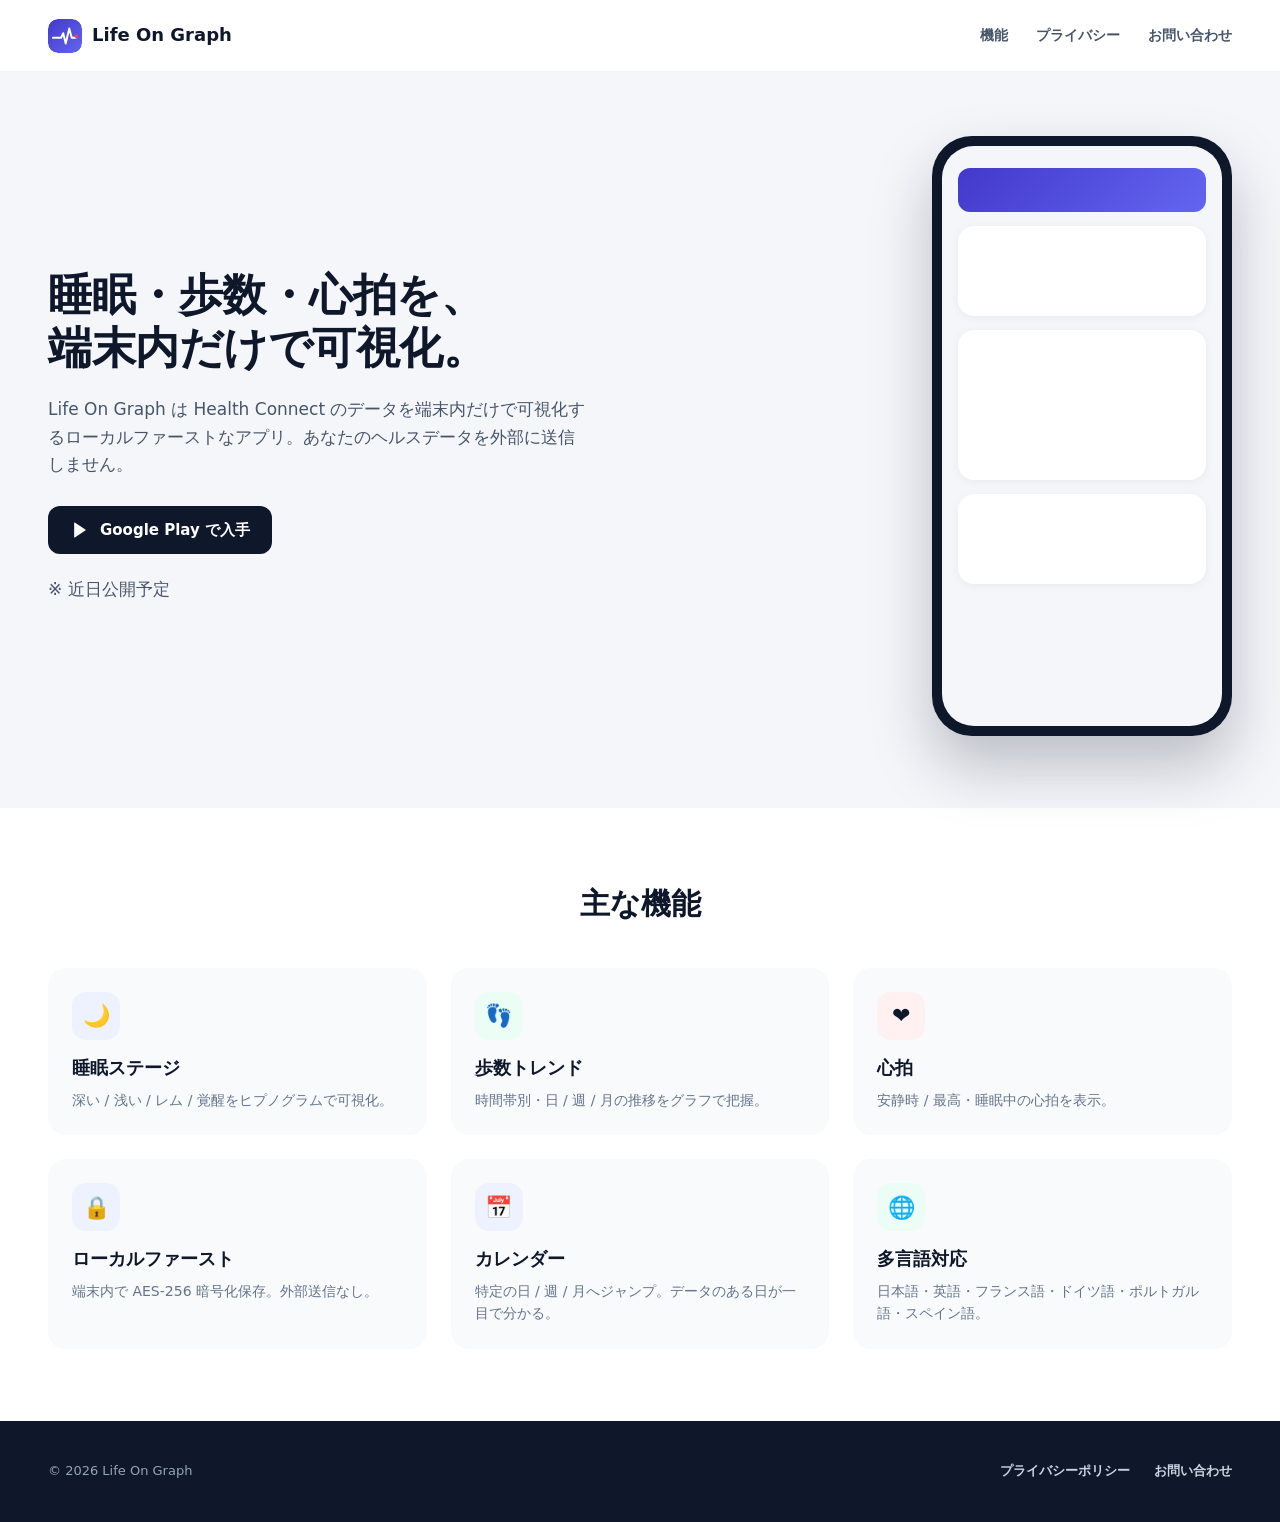
<file: website/public/index.html>
<!DOCTYPE html>
<html lang="ja">
<head>
  <meta charset="UTF-8" />
  <meta name="viewport" content="width=device-width, initial-scale=1.0" />
  <title>Life On Graph — 睡眠・歩数・心拍を、端末内だけで可視化</title>
  <meta name="description" content="Life On Graph は Android の Health Connect から睡眠・歩数・心拍を取得し、端末内だけで可視化するローカルファーストなアプリです。データを外部に送信しません。" />
  <meta property="og:title" content="Life On Graph" />
  <meta property="og:description" content="睡眠・歩数・心拍を、端末内だけで可視化。ローカルファーストなヘルスケアアプリ。" />
  <meta property="og:type" content="website" />
  <link rel="icon" href="assets/logo.svg" type="image/svg+xml" />
  <link rel="stylesheet" href="style.css" />
</head>
<body>
  <header class="nav">
    <a class="brand" href="/">
      <img class="brand-logo" src="assets/logo.svg" width="34" height="34" alt="Life On Graph logo" />
      <span class="brand-name">Life On Graph</span>
    </a>
    <nav class="nav-links">
      <a href="#features">機能</a>
      <a href="/privacy">プライバシー</a>
      <a href="https://forms.gle/TQSUCq7ERuMLn6jB8">お問い合わせ</a>
    </nav>
  </header>

  <main>
    <section class="hero">
      <div class="hero-text">
        <h1>睡眠・歩数・心拍を、<br />端末内だけで可視化。</h1>
        <p>Life On Graph は Health Connect のデータを端末内だけで可視化するローカルファーストなアプリ。あなたのヘルスデータを外部に送信しません。</p>
        <a class="play-badge" href="#" aria-label="Google Play で入手 (準備中)">
          <svg width="20" height="20" viewBox="0 0 24 24" fill="currentColor" aria-hidden="true"><path d="M5 3.5v17a.5.5 0 0 0 .77.42l13-8.5a.5.5 0 0 0 0-.84l-13-8.5A.5.5 0 0 0 5 3.5z"/></svg>
          <span>Google Play で入手</span>
        </a>
        <p class="badge-note">※ 近日公開予定</p>
      </div>
      <div class="hero-visual" aria-hidden="true">
        <div class="phone">
          <div class="phone-screen">
            <div class="ps-bar"></div>
            <div class="ps-card"></div>
            <div class="ps-card tall"></div>
            <div class="ps-card"></div>
          </div>
        </div>
      </div>
    </section>

    <section id="features" class="features">
      <h2>主な機能</h2>
      <div class="feature-grid">
        <article class="feature">
          <div class="chip chip-indigo">🌙</div>
          <h3>睡眠ステージ</h3>
          <p>深い / 浅い / レム / 覚醒をヒプノグラムで可視化。</p>
        </article>
        <article class="feature">
          <div class="chip chip-green">👣</div>
          <h3>歩数トレンド</h3>
          <p>時間帯別・日 / 週 / 月の推移をグラフで把握。</p>
        </article>
        <article class="feature">
          <div class="chip chip-rose">❤️</div>
          <h3>心拍</h3>
          <p>安静時 / 最高・睡眠中の心拍を表示。</p>
        </article>
        <article class="feature">
          <div class="chip chip-indigo">🔒</div>
          <h3>ローカルファースト</h3>
          <p>端末内で AES-256 暗号化保存。外部送信なし。</p>
        </article>
        <article class="feature">
          <div class="chip chip-indigo">📅</div>
          <h3>カレンダー</h3>
          <p>特定の日 / 週 / 月へジャンプ。データのある日が一目で分かる。</p>
        </article>
        <article class="feature">
          <div class="chip chip-green">🌐</div>
          <h3>多言語対応</h3>
          <p>日本語・英語・フランス語・ドイツ語・ポルトガル語・スペイン語。</p>
        </article>
      </div>
    </section>
  </main>

  <footer class="footer">
    <span class="copy">© 2026 Life On Graph</span>
    <nav class="footer-links">
      <a href="/privacy">プライバシーポリシー</a>
      <a href="https://forms.gle/TQSUCq7ERuMLn6jB8">お問い合わせ</a>
    </nav>
  </footer>
</body>
</html>
</file>
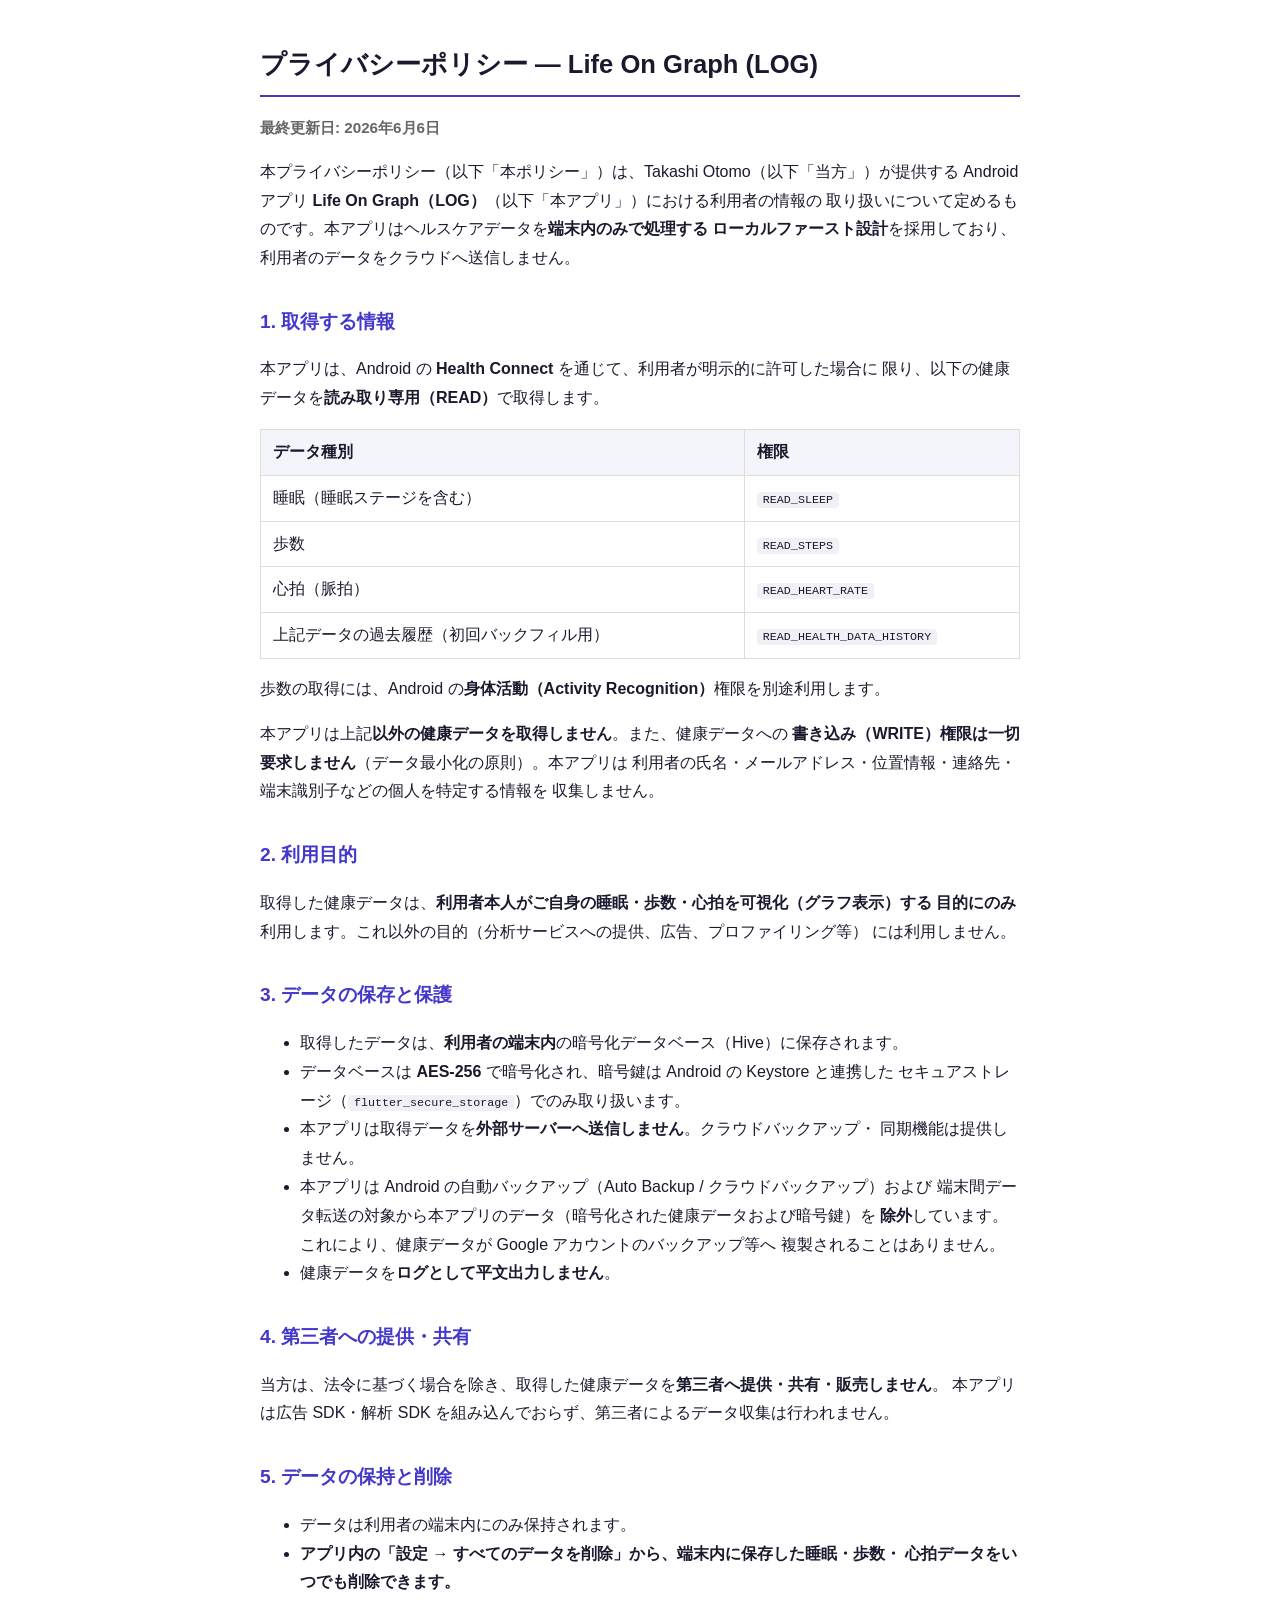
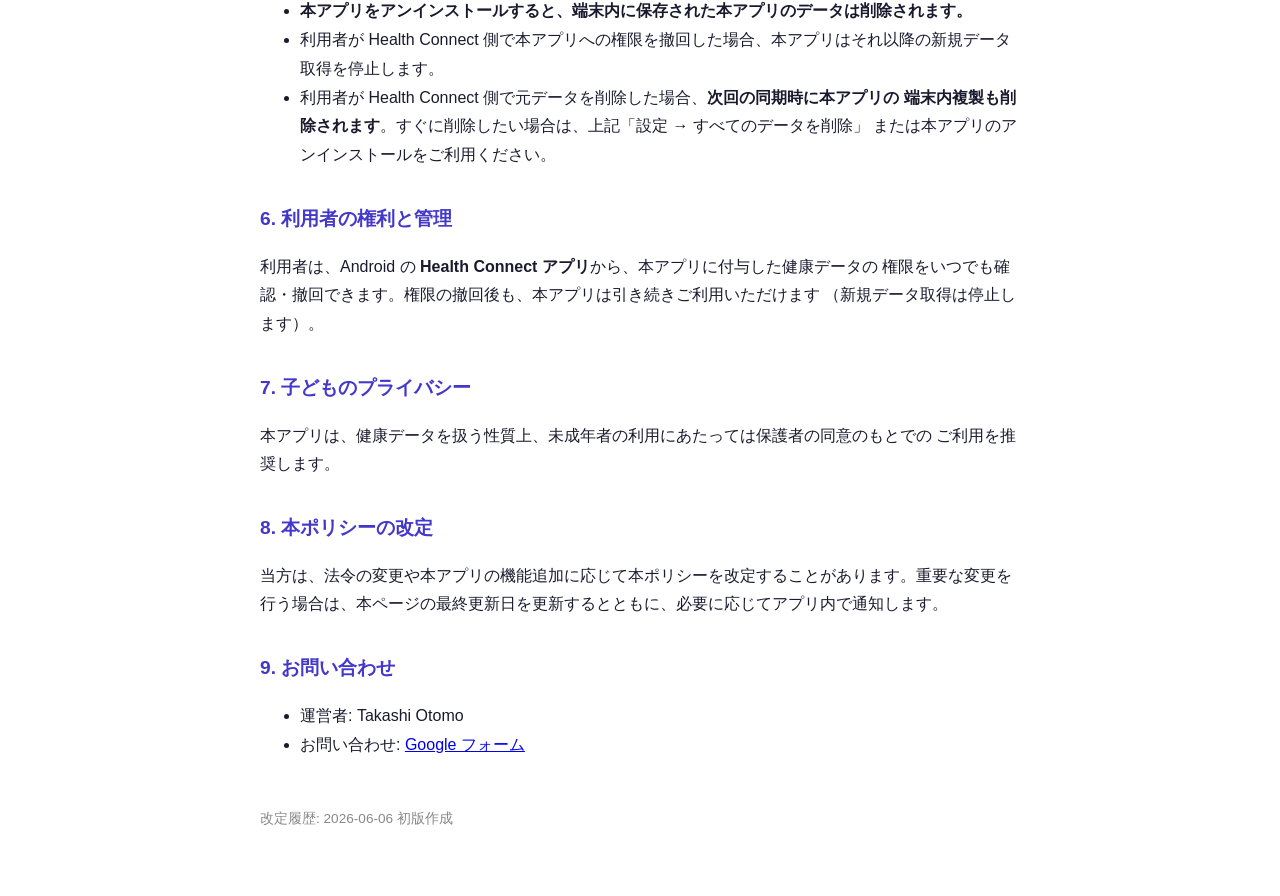
<file: docs/privacy-policy.html>
<!DOCTYPE html>
<html lang="ja">
<head>
  <meta charset="utf-8" />
  <meta name="viewport" content="width=device-width, initial-scale=1" />
  <meta name="robots" content="index, follow" />
  <title>プライバシーポリシー — Life On Graph (LOG)</title>
  <style>
    :root { color-scheme: light dark; }
    body {
      font-family: -apple-system, "Hiragino Kaku Gothic ProN", "Noto Sans JP",
        sans-serif;
      line-height: 1.8;
      max-width: 760px;
      margin: 0 auto;
      padding: 24px 20px 64px;
      color: #1a1a2e;
      background: #fff;
    }
    @media (prefers-color-scheme: dark) {
      body { color: #e6e6f0; background: #15151f; }
      th { background: #232333 !important; }
      td, th { border-color: #333346 !important; }
      code { background: #232333 !important; }
    }
    h1 { font-size: 1.6rem; border-bottom: 2px solid #4338ca; padding-bottom: 8px; }
    h2 { font-size: 1.2rem; margin-top: 2rem; color: #4338ca; }
    table { border-collapse: collapse; width: 100%; margin: 12px 0; }
    th, td { border: 1px solid #ddd; padding: 8px 12px; text-align: left; }
    th { background: #f4f4fb; }
    code { background: #f0f0f6; padding: 1px 6px; border-radius: 4px; font-size: 0.9em; }
    .updated { color: #666; font-size: 0.95rem; }
    footer { margin-top: 3rem; font-size: 0.85rem; color: #888; }
  </style>
</head>
<body>
  <h1>プライバシーポリシー — Life On Graph (LOG)</h1>
  <p class="updated"><strong>最終更新日: 2026年6月6日</strong></p>

  <p>
    本プライバシーポリシー（以下「本ポリシー」）は、Takashi Otomo（以下「当方」）が提供する
    Android アプリ <strong>Life On Graph（LOG）</strong>（以下「本アプリ」）における利用者の情報の
    取り扱いについて定めるものです。本アプリはヘルスケアデータを<strong>端末内のみで処理する
    ローカルファースト設計</strong>を採用しており、利用者のデータをクラウドへ送信しません。
  </p>

  <h2>1. 取得する情報</h2>
  <p>
    本アプリは、Android の <strong>Health Connect</strong> を通じて、利用者が明示的に許可した場合に
    限り、以下の健康データを<strong>読み取り専用（READ）</strong>で取得します。
  </p>
  <table>
    <tr><th>データ種別</th><th>権限</th></tr>
    <tr><td>睡眠（睡眠ステージを含む）</td><td><code>READ_SLEEP</code></td></tr>
    <tr><td>歩数</td><td><code>READ_STEPS</code></td></tr>
    <tr><td>心拍（脈拍）</td><td><code>READ_HEART_RATE</code></td></tr>
    <tr><td>上記データの過去履歴（初回バックフィル用）</td><td><code>READ_HEALTH_DATA_HISTORY</code></td></tr>
  </table>
  <p>歩数の取得には、Android の<strong>身体活動（Activity Recognition）</strong>権限を別途利用します。</p>
  <p>
    本アプリは上記<strong>以外の健康データを取得しません</strong>。また、健康データへの
    <strong>書き込み（WRITE）権限は一切要求しません</strong>（データ最小化の原則）。本アプリは
    利用者の氏名・メールアドレス・位置情報・連絡先・端末識別子などの個人を特定する情報を
    収集しません。
  </p>

  <h2>2. 利用目的</h2>
  <p>
    取得した健康データは、<strong>利用者本人がご自身の睡眠・歩数・心拍を可視化（グラフ表示）する
    目的にのみ</strong>利用します。これ以外の目的（分析サービスへの提供、広告、プロファイリング等）
    には利用しません。
  </p>

  <h2>3. データの保存と保護</h2>
  <ul>
    <li>取得したデータは、<strong>利用者の端末内</strong>の暗号化データベース（Hive）に保存されます。</li>
    <li>データベースは <strong>AES-256</strong> で暗号化され、暗号鍵は Android の Keystore と連携した
      セキュアストレージ（<code>flutter_secure_storage</code>）でのみ取り扱います。</li>
    <li>本アプリは取得データを<strong>外部サーバーへ送信しません</strong>。クラウドバックアップ・
      同期機能は提供しません。</li>
    <li>本アプリは Android の自動バックアップ（Auto Backup / クラウドバックアップ）および
      端末間データ転送の対象から本アプリのデータ（暗号化された健康データおよび暗号鍵）を
      <strong>除外</strong>しています。これにより、健康データが Google アカウントのバックアップ等へ
      複製されることはありません。</li>
    <li>健康データを<strong>ログとして平文出力しません</strong>。</li>
  </ul>

  <h2>4. 第三者への提供・共有</h2>
  <p>
    当方は、法令に基づく場合を除き、取得した健康データを<strong>第三者へ提供・共有・販売しません</strong>。
    本アプリは広告 SDK・解析 SDK を組み込んでおらず、第三者によるデータ収集は行われません。
  </p>

  <h2>5. データの保持と削除</h2>
  <ul>
    <li>データは利用者の端末内にのみ保持されます。</li>
    <li><strong>アプリ内の「設定 → すべてのデータを削除」から、端末内に保存した睡眠・歩数・
      心拍データをいつでも削除できます。</strong></li>
    <li><strong>本アプリをアンインストールすると、端末内に保存された本アプリのデータは削除されます。</strong></li>
    <li>利用者が Health Connect 側で本アプリへの権限を撤回した場合、本アプリはそれ以降の新規データ
      取得を停止します。</li>
    <li>利用者が Health Connect 側で元データを削除した場合、<strong>次回の同期時に本アプリの
      端末内複製も削除されます</strong>。すぐに削除したい場合は、上記「設定 → すべてのデータを削除」
      または本アプリのアンインストールをご利用ください。</li>
  </ul>

  <h2>6. 利用者の権利と管理</h2>
  <p>
    利用者は、Android の <strong>Health Connect アプリ</strong>から、本アプリに付与した健康データの
    権限をいつでも確認・撤回できます。権限の撤回後も、本アプリは引き続きご利用いただけます
    （新規データ取得は停止します）。
  </p>

  <h2>7. 子どものプライバシー</h2>
  <p>
    本アプリは、健康データを扱う性質上、未成年者の利用にあたっては保護者の同意のもとでの
    ご利用を推奨します。
  </p>

  <h2>8. 本ポリシーの改定</h2>
  <p>
    当方は、法令の変更や本アプリの機能追加に応じて本ポリシーを改定することがあります。重要な変更を
    行う場合は、本ページの最終更新日を更新するとともに、必要に応じてアプリ内で通知します。
  </p>

  <h2>9. お問い合わせ</h2>
  <ul>
    <li>運営者: Takashi Otomo</li>
    <li>お問い合わせ: <a href="https://forms.gle/TQSUCq7ERuMLn6jB8">Google フォーム</a></li>
  </ul>

  <footer>
    改定履歴: 2026-06-06 初版作成
  </footer>
</body>
</html>
</file>
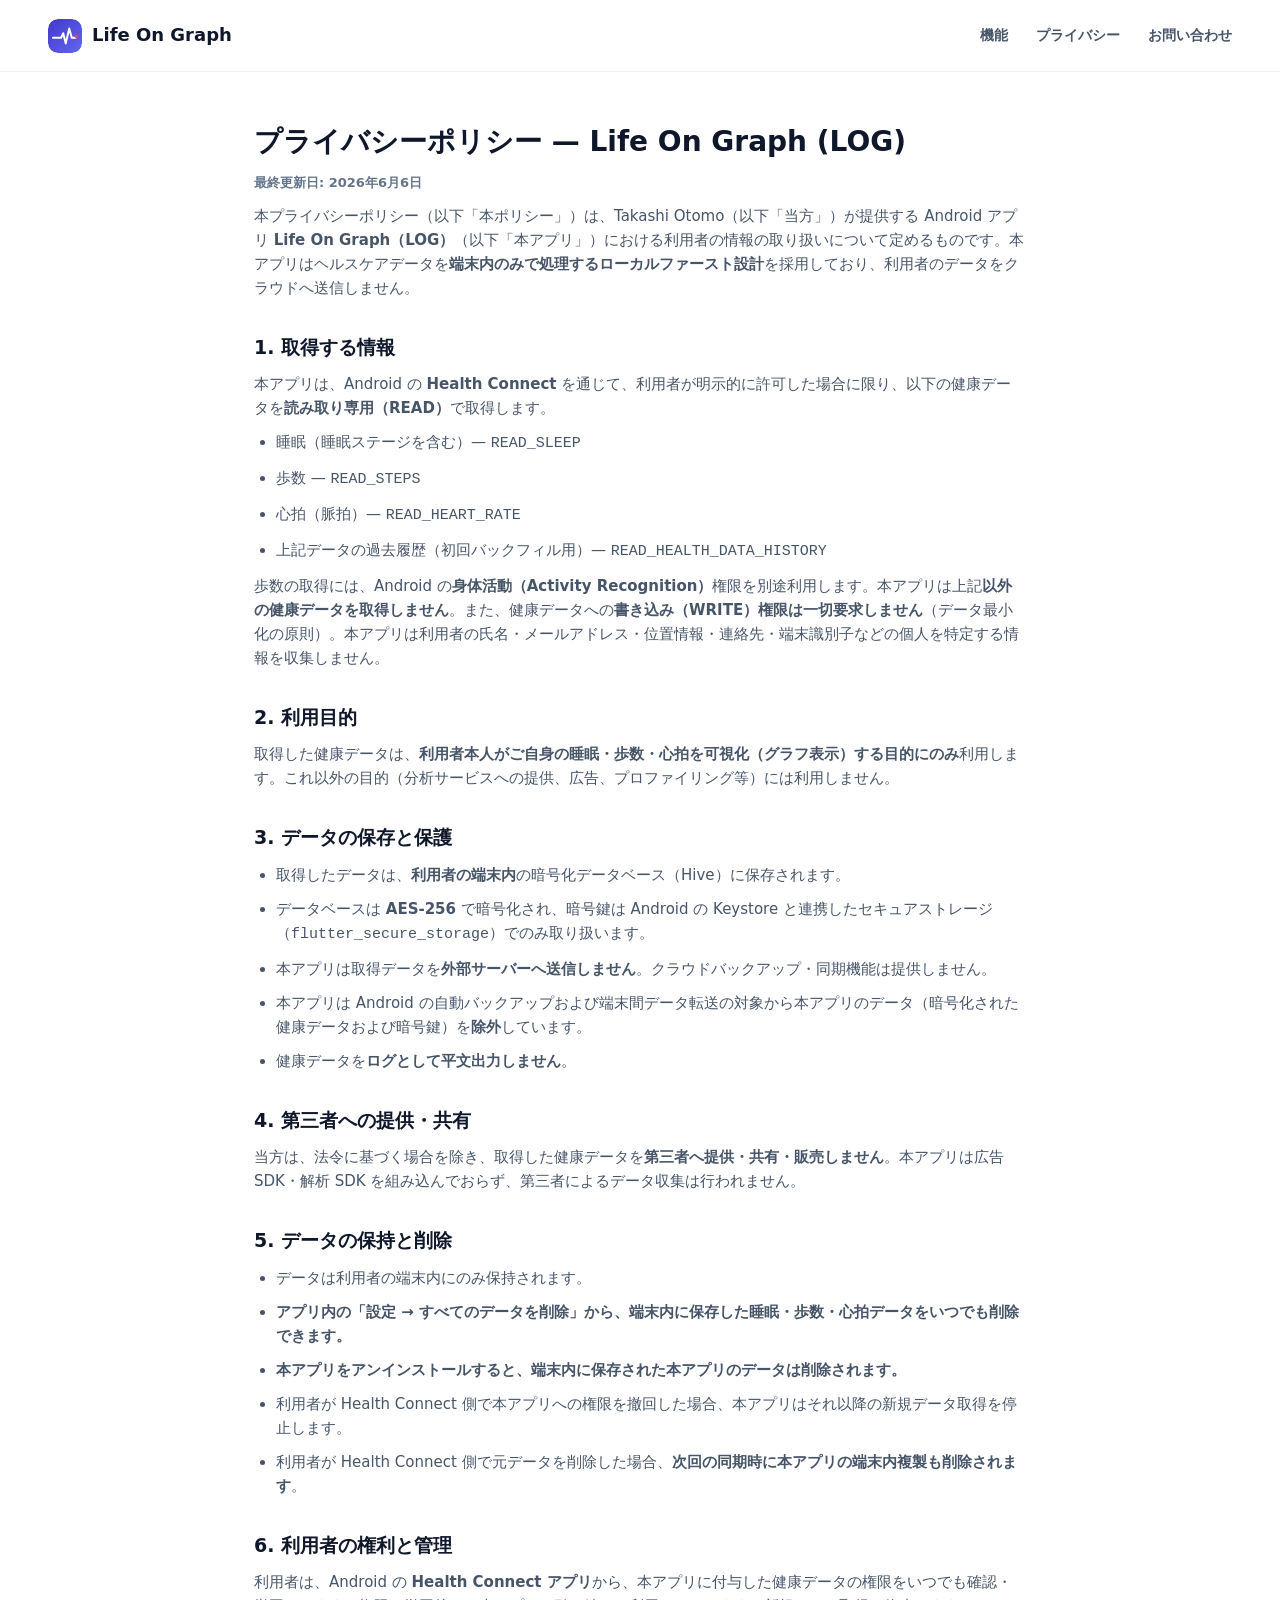
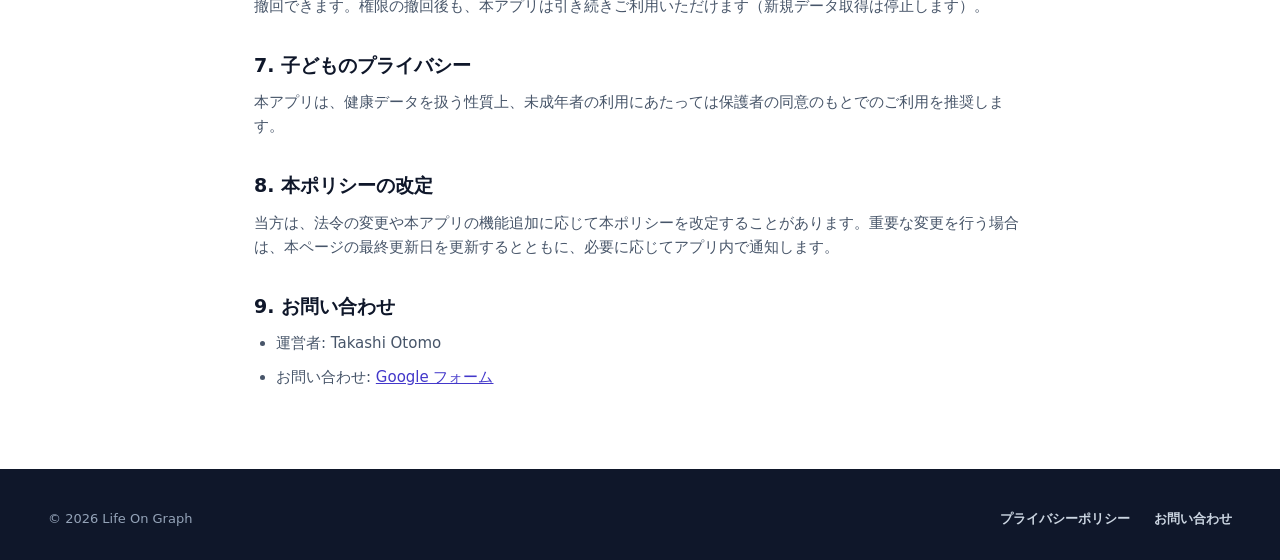
<file: website/public/privacy.html>
<!DOCTYPE html>
<html lang="ja">
<head>
  <meta charset="UTF-8" />
  <meta name="viewport" content="width=device-width, initial-scale=1.0" />
  <meta name="robots" content="index, follow" />
  <title>プライバシーポリシー — Life On Graph</title>
  <link rel="icon" href="assets/logo.svg" type="image/svg+xml" />
  <link rel="stylesheet" href="style.css" />
</head>
<body>
  <header class="nav">
    <a class="brand" href="/">
      <img class="brand-logo" src="assets/logo.svg" width="34" height="34" alt="Life On Graph logo" />
      <span class="brand-name">Life On Graph</span>
    </a>
    <nav class="nav-links">
      <a href="/#features">機能</a>
      <a href="/privacy">プライバシー</a>
      <a href="https://forms.gle/TQSUCq7ERuMLn6jB8">お問い合わせ</a>
    </nav>
  </header>

  <main class="policy">
    <h1>プライバシーポリシー — Life On Graph (LOG)</h1>
    <p class="updated"><strong>最終更新日: 2026年6月6日</strong></p>

    <p>本プライバシーポリシー（以下「本ポリシー」）は、Takashi Otomo（以下「当方」）が提供する Android アプリ <strong>Life On Graph（LOG）</strong>（以下「本アプリ」）における利用者の情報の取り扱いについて定めるものです。本アプリはヘルスケアデータを<strong>端末内のみで処理するローカルファースト設計</strong>を採用しており、利用者のデータをクラウドへ送信しません。</p>

    <h2>1. 取得する情報</h2>
    <p>本アプリは、Android の <strong>Health Connect</strong> を通じて、利用者が明示的に許可した場合に限り、以下の健康データを<strong>読み取り専用（READ）</strong>で取得します。</p>
    <ul>
      <li>睡眠（睡眠ステージを含む）— <code>READ_SLEEP</code></li>
      <li>歩数 — <code>READ_STEPS</code></li>
      <li>心拍（脈拍）— <code>READ_HEART_RATE</code></li>
      <li>上記データの過去履歴（初回バックフィル用）— <code>READ_HEALTH_DATA_HISTORY</code></li>
    </ul>
    <p>歩数の取得には、Android の<strong>身体活動（Activity Recognition）</strong>権限を別途利用します。本アプリは上記<strong>以外の健康データを取得しません</strong>。また、健康データへの<strong>書き込み（WRITE）権限は一切要求しません</strong>（データ最小化の原則）。本アプリは利用者の氏名・メールアドレス・位置情報・連絡先・端末識別子などの個人を特定する情報を収集しません。</p>

    <h2>2. 利用目的</h2>
    <p>取得した健康データは、<strong>利用者本人がご自身の睡眠・歩数・心拍を可視化（グラフ表示）する目的にのみ</strong>利用します。これ以外の目的（分析サービスへの提供、広告、プロファイリング等）には利用しません。</p>

    <h2>3. データの保存と保護</h2>
    <ul>
      <li>取得したデータは、<strong>利用者の端末内</strong>の暗号化データベース（Hive）に保存されます。</li>
      <li>データベースは <strong>AES-256</strong> で暗号化され、暗号鍵は Android の Keystore と連携したセキュアストレージ（<code>flutter_secure_storage</code>）でのみ取り扱います。</li>
      <li>本アプリは取得データを<strong>外部サーバーへ送信しません</strong>。クラウドバックアップ・同期機能は提供しません。</li>
      <li>本アプリは Android の自動バックアップおよび端末間データ転送の対象から本アプリのデータ（暗号化された健康データおよび暗号鍵）を<strong>除外</strong>しています。</li>
      <li>健康データを<strong>ログとして平文出力しません</strong>。</li>
    </ul>

    <h2>4. 第三者への提供・共有</h2>
    <p>当方は、法令に基づく場合を除き、取得した健康データを<strong>第三者へ提供・共有・販売しません</strong>。本アプリは広告 SDK・解析 SDK を組み込んでおらず、第三者によるデータ収集は行われません。</p>

    <h2>5. データの保持と削除</h2>
    <ul>
      <li>データは利用者の端末内にのみ保持されます。</li>
      <li><strong>アプリ内の「設定 → すべてのデータを削除」から、端末内に保存した睡眠・歩数・心拍データをいつでも削除できます。</strong></li>
      <li><strong>本アプリをアンインストールすると、端末内に保存された本アプリのデータは削除されます。</strong></li>
      <li>利用者が Health Connect 側で本アプリへの権限を撤回した場合、本アプリはそれ以降の新規データ取得を停止します。</li>
      <li>利用者が Health Connect 側で元データを削除した場合、<strong>次回の同期時に本アプリの端末内複製も削除されます</strong>。</li>
    </ul>

    <h2>6. 利用者の権利と管理</h2>
    <p>利用者は、Android の <strong>Health Connect アプリ</strong>から、本アプリに付与した健康データの権限をいつでも確認・撤回できます。権限の撤回後も、本アプリは引き続きご利用いただけます（新規データ取得は停止します）。</p>

    <h2>7. 子どものプライバシー</h2>
    <p>本アプリは、健康データを扱う性質上、未成年者の利用にあたっては保護者の同意のもとでのご利用を推奨します。</p>

    <h2>8. 本ポリシーの改定</h2>
    <p>当方は、法令の変更や本アプリの機能追加に応じて本ポリシーを改定することがあります。重要な変更を行う場合は、本ページの最終更新日を更新するとともに、必要に応じてアプリ内で通知します。</p>

    <h2>9. お問い合わせ</h2>
    <ul>
      <li>運営者: Takashi Otomo</li>
      <li>お問い合わせ: <a href="https://forms.gle/TQSUCq7ERuMLn6jB8">Google フォーム</a></li>
    </ul>
  </main>

  <footer class="footer">
    <span class="copy">© 2026 Life On Graph</span>
    <nav class="footer-links">
      <a href="/privacy">プライバシーポリシー</a>
      <a href="https://forms.gle/TQSUCq7ERuMLn6jB8">お問い合わせ</a>
    </nav>
  </footer>
</body>
</html>
</file>
<file: website/public/style.css>
:root {
  --indigo: #4338ca;
  --indigo-light: #6366f1;
  --ink: #0f172a;
  --slate: #475569;
  --muted: #64748b;
  --bg: #f5f6fa;
  --card: #f8fafc;
}

* { box-sizing: border-box; margin: 0; padding: 0; }

html { scroll-behavior: smooth; }

body {
  font-family: "Inter", system-ui, -apple-system, "Hiragino Sans",
    "Noto Sans JP", sans-serif;
  color: var(--ink);
  background: #fff;
  line-height: 1.6;
  -webkit-font-smoothing: antialiased;
}

a { color: inherit; text-decoration: none; }

/* Nav */
.nav {
  display: flex;
  align-items: center;
  justify-content: space-between;
  height: 72px;
  padding: 0 48px;
  position: sticky;
  top: 0;
  background: rgba(255, 255, 255, 0.92);
  backdrop-filter: blur(8px);
  border-bottom: 1px solid #eef1f5;
  z-index: 10;
}
.brand { display: flex; align-items: center; gap: 10px; }
.brand-logo { border-radius: 10px; }
.brand-name { font-size: 18px; font-weight: 800; }
.nav-links { display: flex; align-items: center; gap: 28px; }
.nav-links a {
  font-size: 14px;
  font-weight: 600;
  color: var(--slate);
  transition: color 0.15s;
}
.nav-links a:hover { color: var(--indigo); }

/* Hero */
.hero {
  display: flex;
  align-items: center;
  gap: 48px;
  padding: 64px 48px 72px;
  background: var(--bg);
}
.hero-text { flex: 1; }
.hero-text h1 {
  font-size: 44px;
  font-weight: 800;
  line-height: 1.2;
  letter-spacing: -0.5px;
}
.hero-text p {
  margin-top: 22px;
  font-size: 17px;
  color: var(--slate);
  max-width: 540px;
}
.play-badge {
  display: inline-flex;
  align-items: center;
  gap: 10px;
  margin-top: 28px;
  padding: 12px 22px;
  background: var(--ink);
  color: #fff;
  border-radius: 12px;
  font-weight: 700;
  font-size: 15px;
  transition: transform 0.15s, opacity 0.15s;
}
.play-badge:hover { transform: translateY(-1px); opacity: 0.92; }
.badge-note { margin-top: 12px; font-size: 13px; color: var(--muted); }

.hero-visual { flex: 0 0 auto; }
.phone {
  width: 300px;
  height: 600px;
  background: var(--ink);
  border-radius: 40px;
  padding: 10px;
  box-shadow: 0 30px 60px rgba(15, 23, 42, 0.25);
}
.phone-screen {
  width: 100%;
  height: 100%;
  background: var(--bg);
  border-radius: 32px;
  padding: 22px 16px;
  display: flex;
  flex-direction: column;
  gap: 14px;
}
.ps-bar {
  height: 44px;
  border-radius: 12px;
  background: linear-gradient(135deg, var(--indigo), var(--indigo-light));
}
.ps-card { height: 90px; border-radius: 16px; background: #fff; box-shadow: 0 2px 10px rgba(15,23,42,0.05); }
.ps-card.tall { height: 150px; }

/* Features */
.features {
  padding: 72px 48px;
  text-align: center;
}
.features h2 { font-size: 30px; font-weight: 800; }
.feature-grid {
  display: grid;
  grid-template-columns: repeat(3, 1fr);
  gap: 24px;
  margin-top: 40px;
  text-align: left;
}
.feature {
  background: var(--card);
  border-radius: 18px;
  padding: 24px;
}
.chip {
  width: 48px;
  height: 48px;
  border-radius: 14px;
  display: flex;
  align-items: center;
  justify-content: center;
  font-size: 22px;
  margin-bottom: 14px;
}
.chip-indigo { background: #eef2ff; }
.chip-green { background: #ecfdf5; }
.chip-rose { background: #fff1f2; }
.feature h3 { font-size: 18px; font-weight: 700; }
.feature p { margin-top: 6px; font-size: 14px; color: var(--muted); }

/* Footer */
.footer {
  display: flex;
  align-items: center;
  justify-content: space-between;
  padding: 40px 48px;
  background: var(--ink);
}
.copy { color: #94a3b8; font-size: 13px; }
.footer-links { display: flex; gap: 24px; }
.footer-links a { color: #cbd5e1; font-size: 13px; font-weight: 600; }
.footer-links a:hover { color: #fff; }

/* Responsive */
@media (max-width: 860px) {
  .nav { padding: 0 20px; }
  .nav-links { gap: 16px; }
  .hero { flex-direction: column; text-align: center; padding: 48px 20px 56px; }
  .hero-text p { margin-left: auto; margin-right: auto; }
  .hero-text h1 { font-size: 34px; }
  .features { padding: 56px 20px; }
  .feature-grid { grid-template-columns: 1fr; }
  .footer { flex-direction: column; gap: 16px; text-align: center; padding: 32px 20px; }
}

/* Privacy page */
.policy {
  max-width: 820px;
  margin: 0 auto;
  padding: 48px 24px 80px;
}
.policy h1 { font-size: 28px; font-weight: 800; }
.policy h2 { font-size: 19px; font-weight: 700; margin-top: 32px; }
.policy p, .policy li { font-size: 15px; color: var(--slate); margin-top: 10px; }
.policy ul { margin-top: 10px; padding-left: 22px; }
.policy .updated { color: var(--muted); font-size: 13px; margin-top: 8px; }
.policy a { color: var(--indigo); text-decoration: underline; }
</file>
